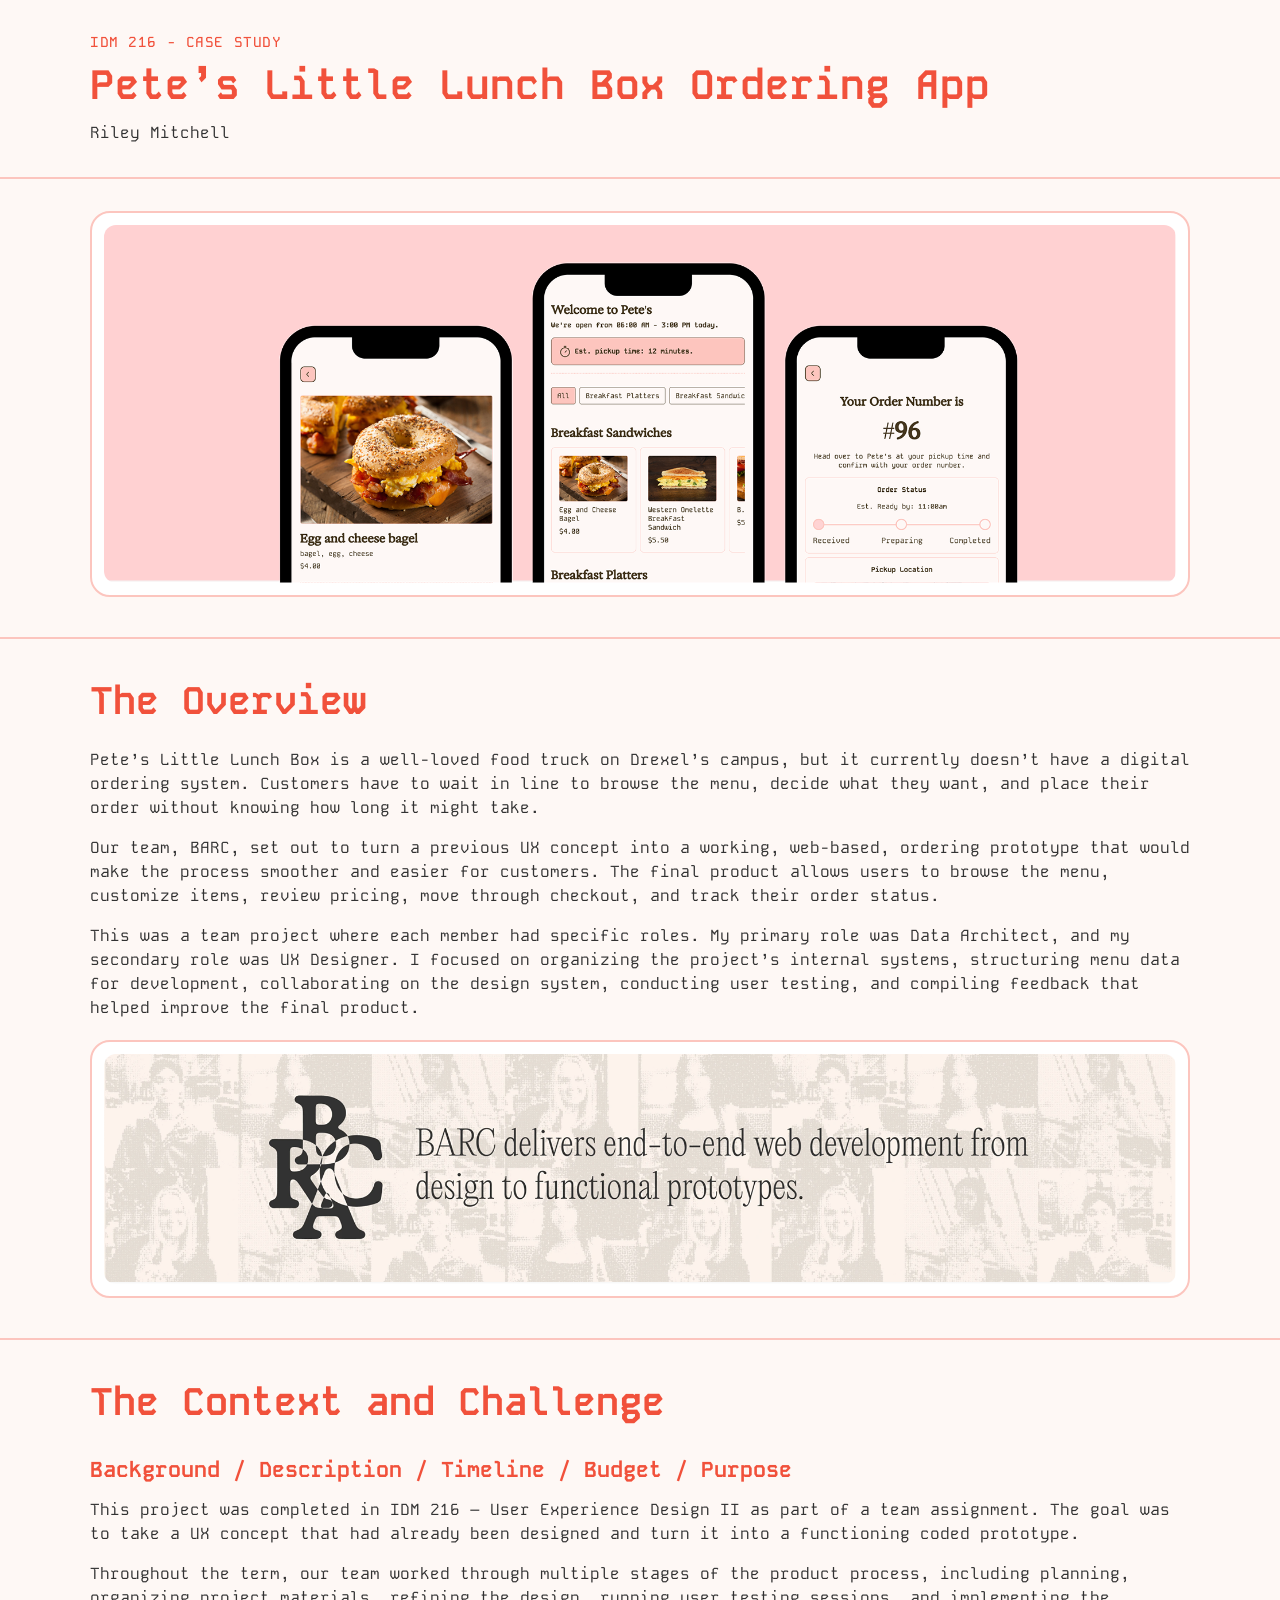
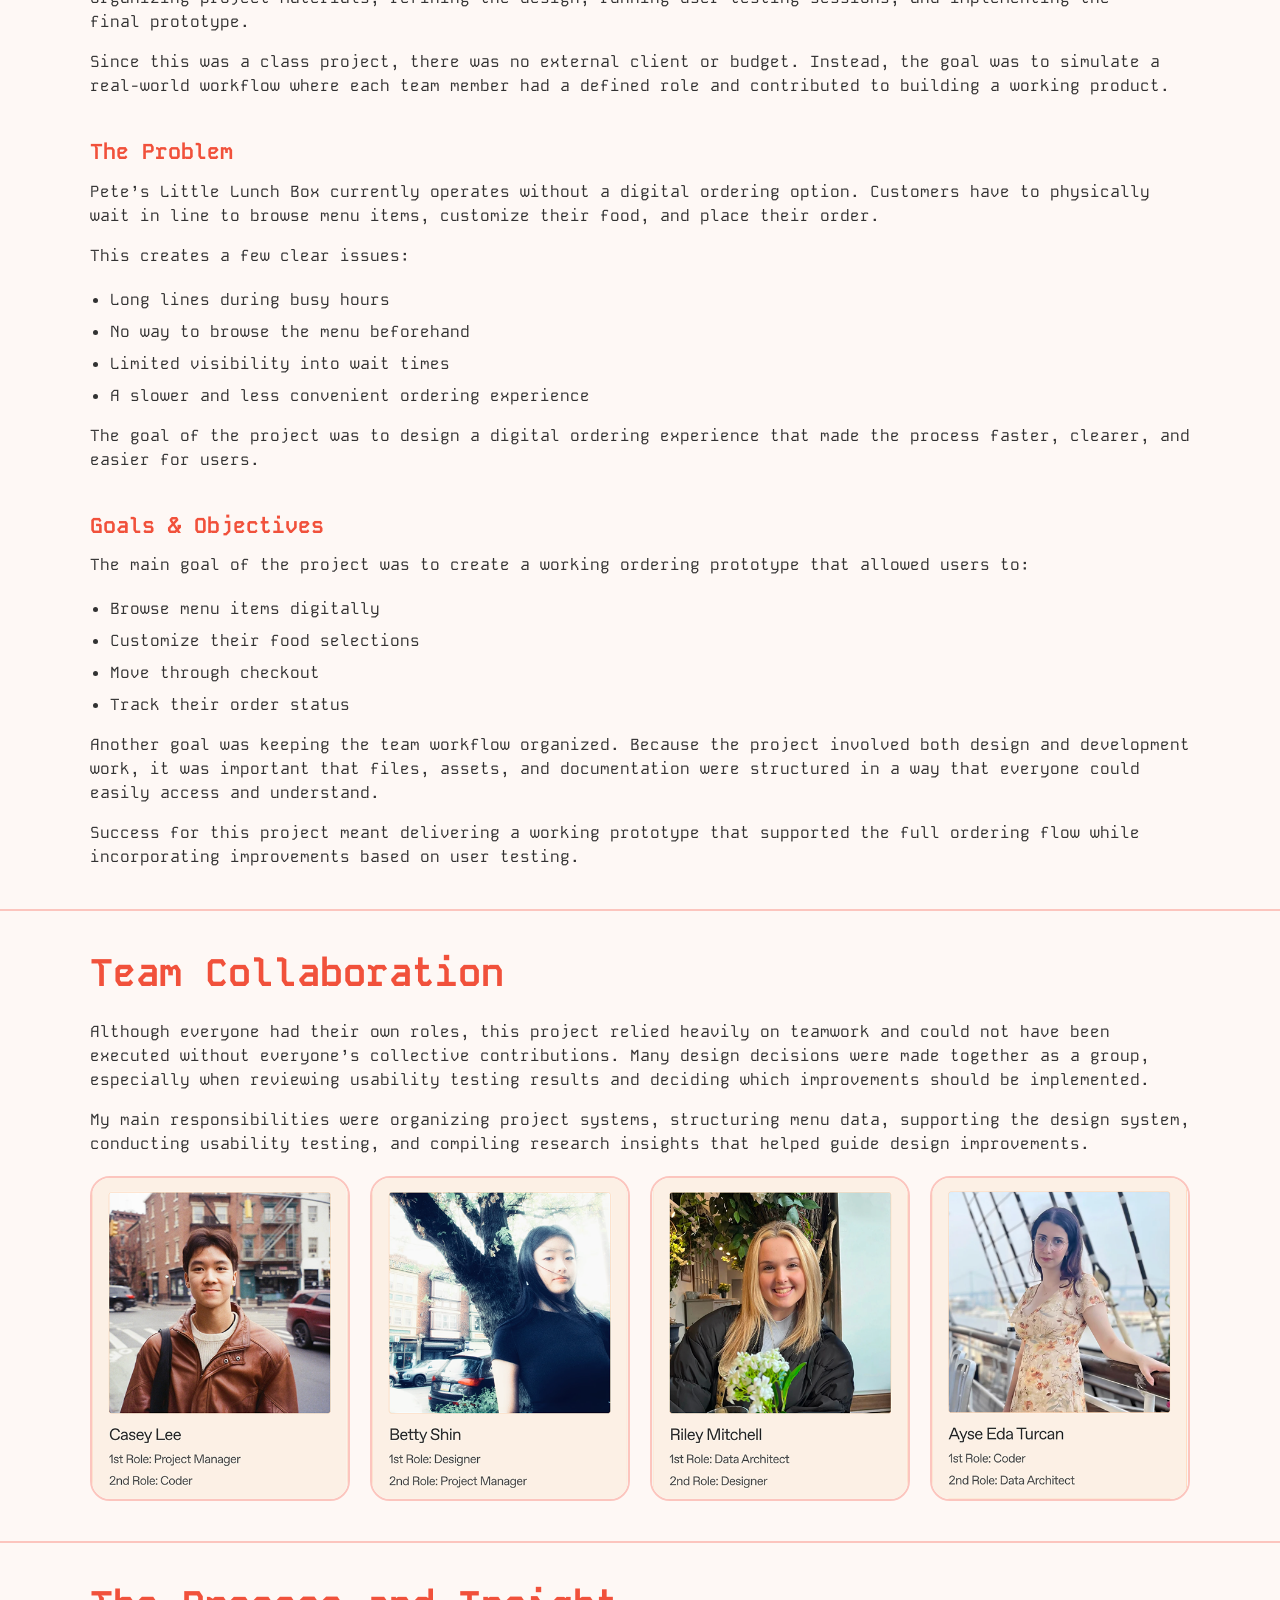
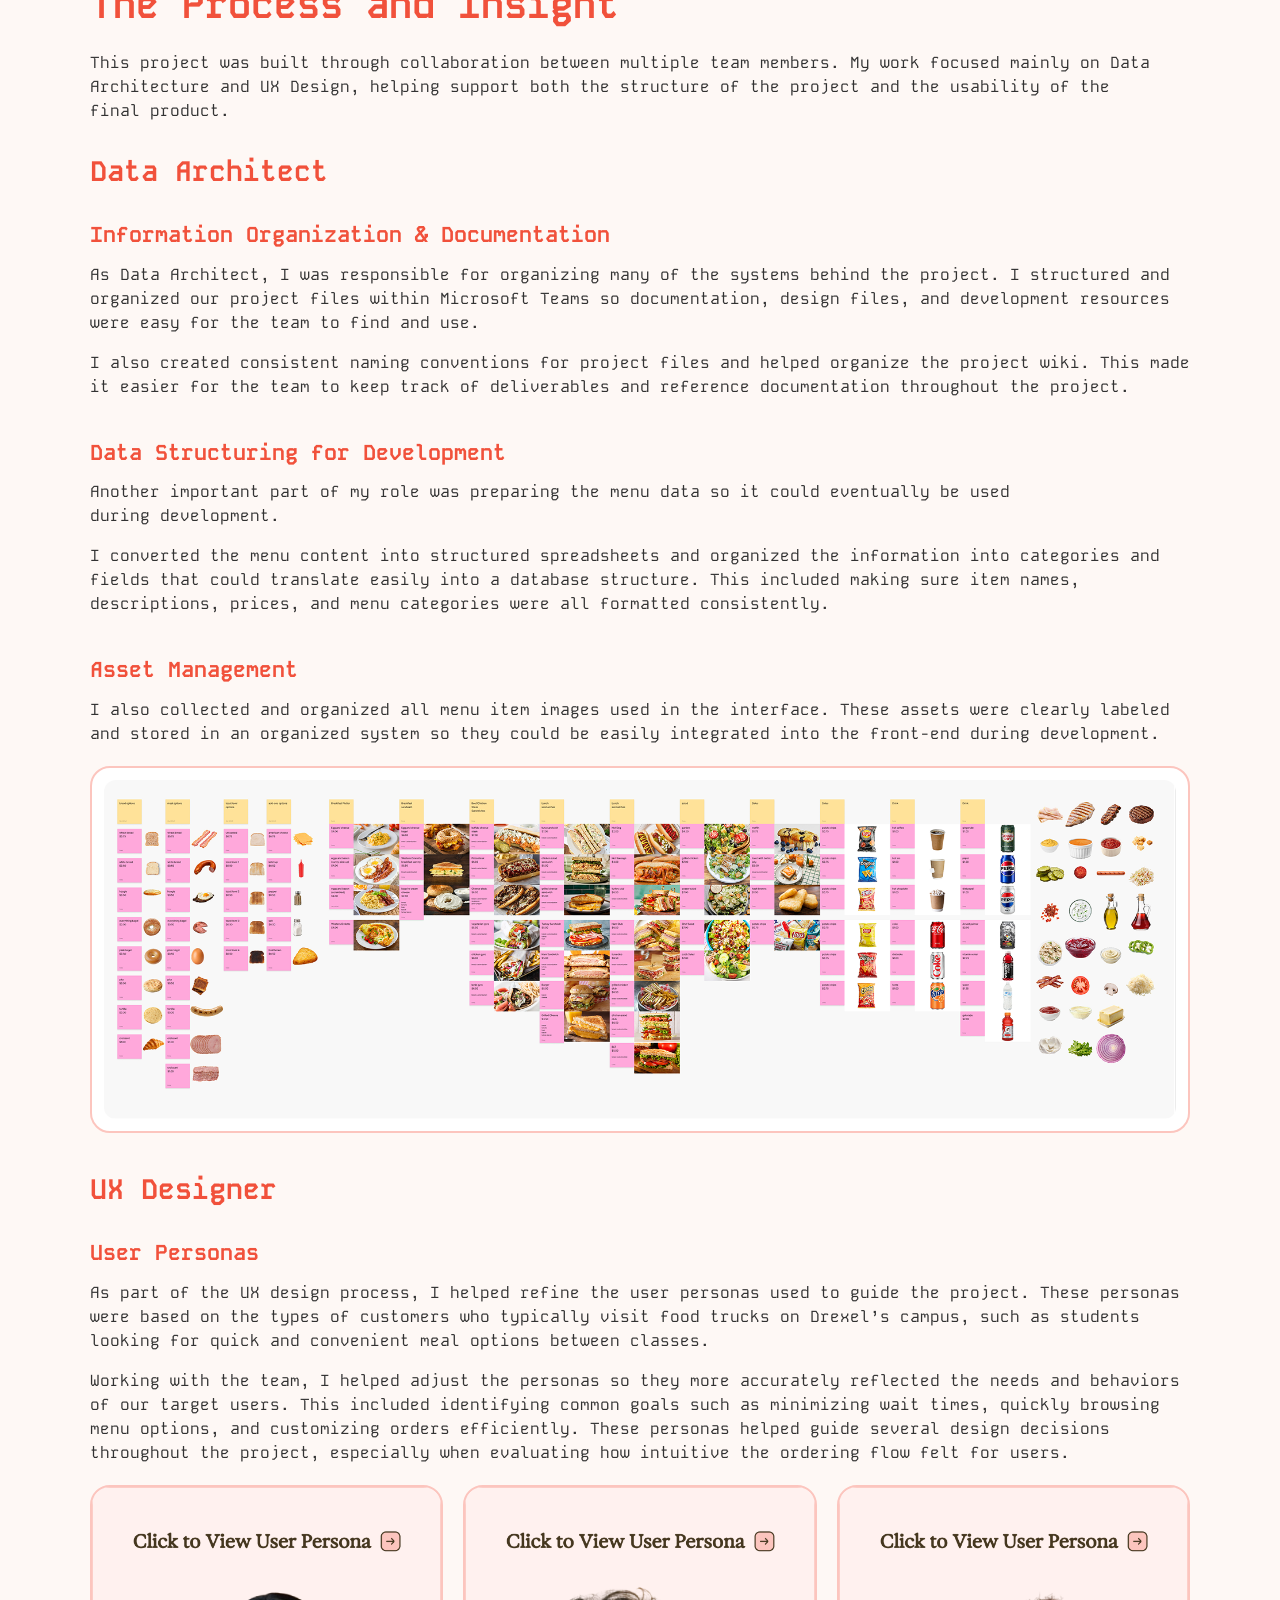
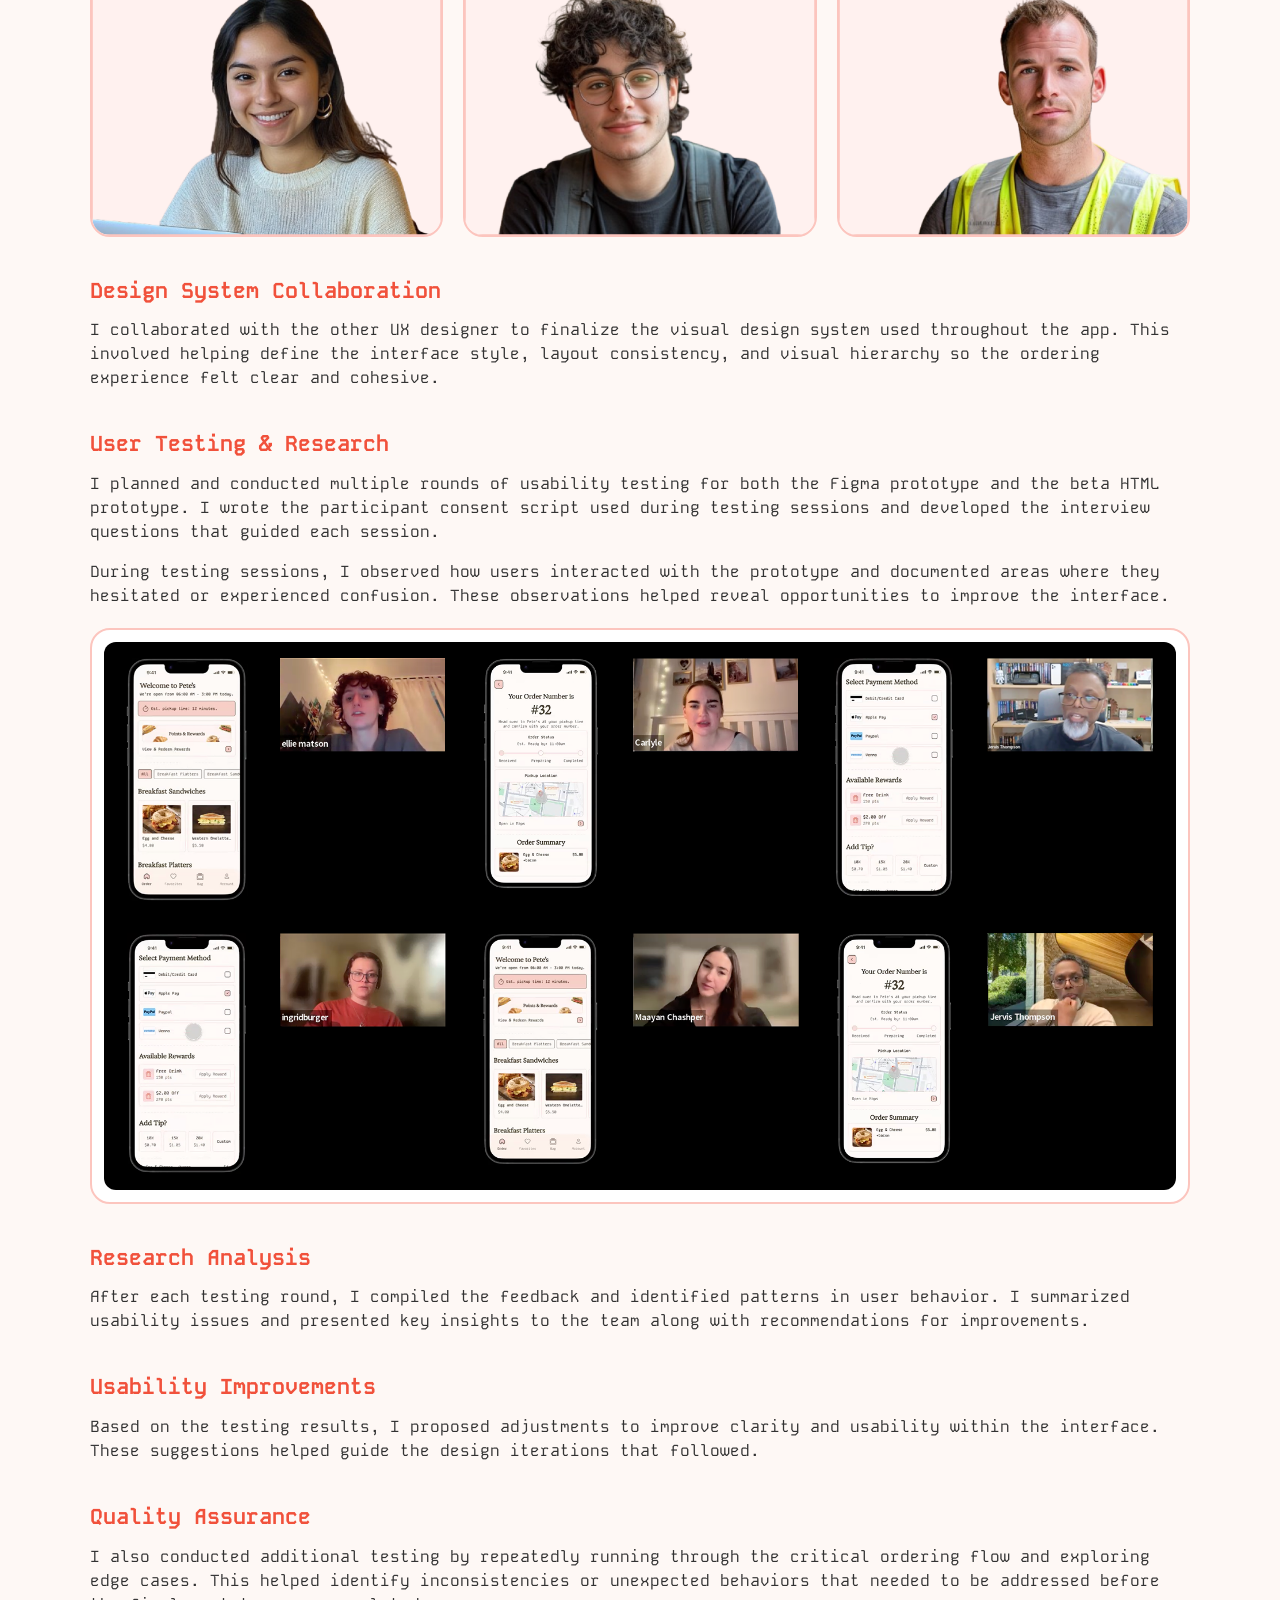
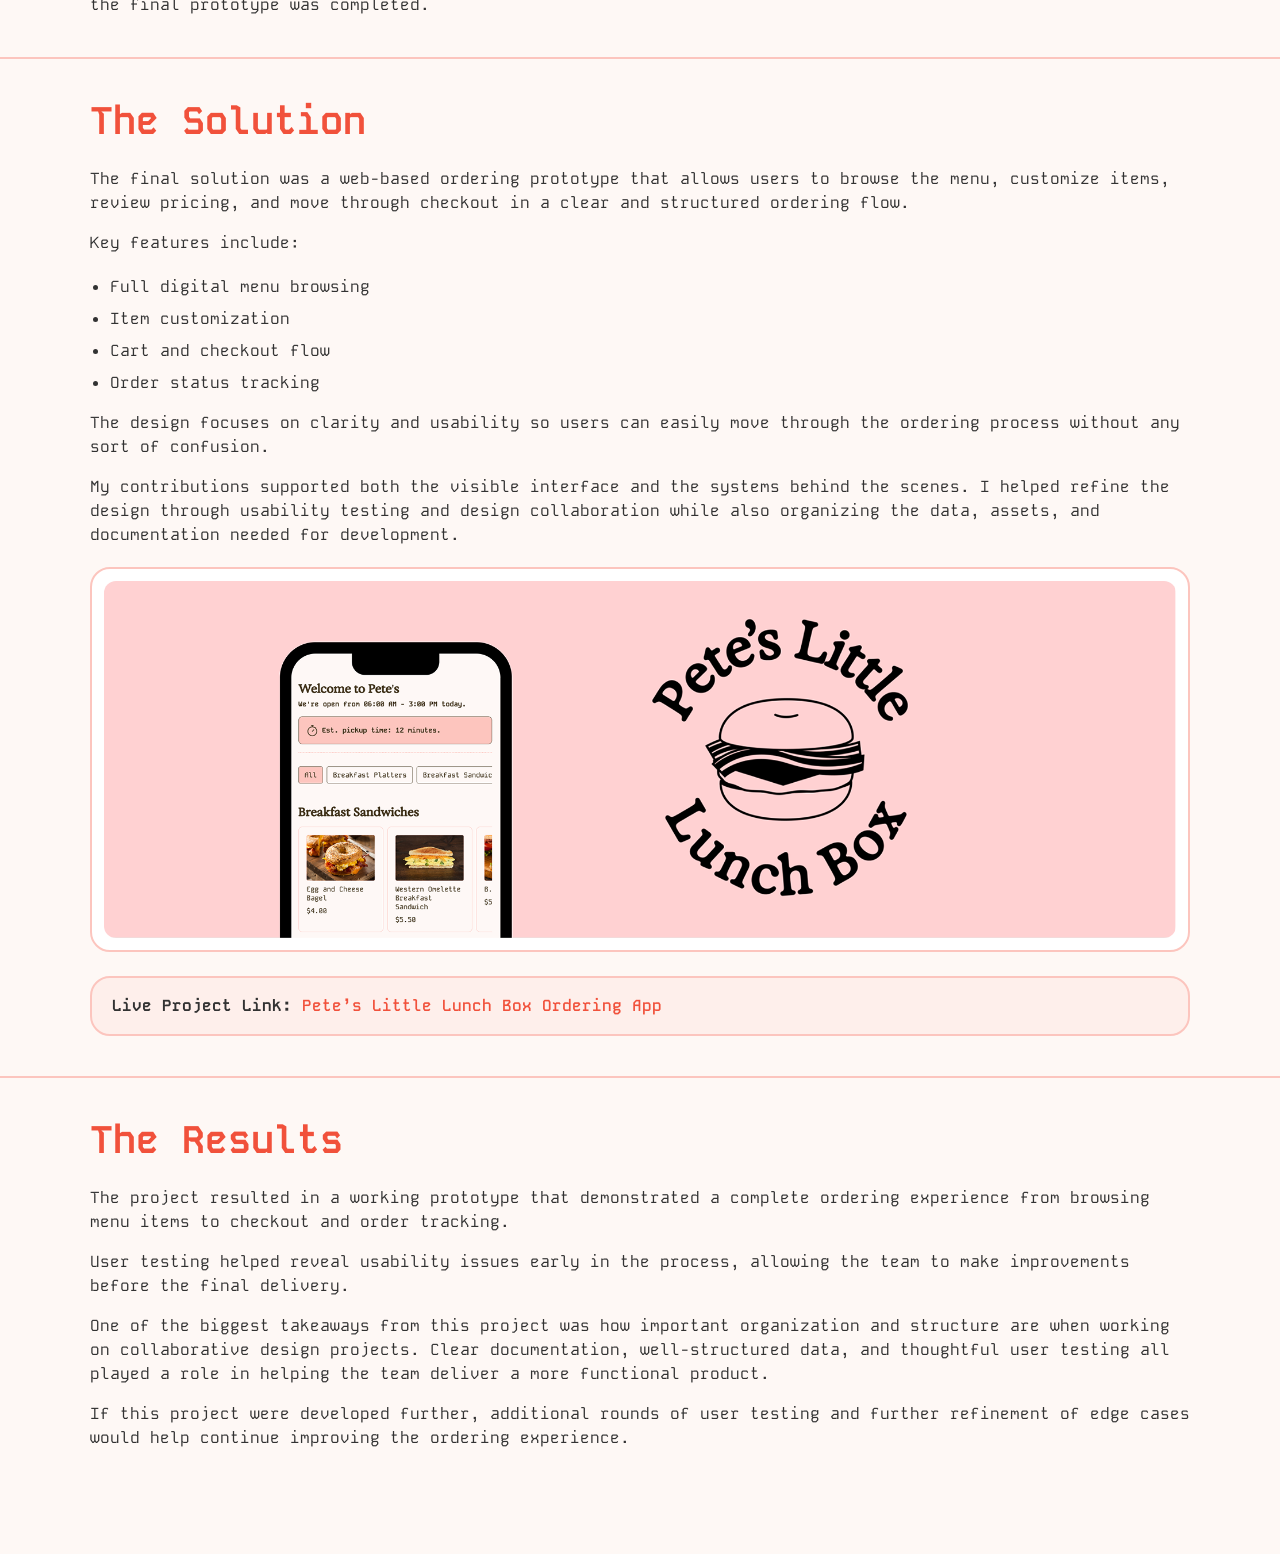
<file: index.html>
<!DOCTYPE html>
<html lang="en">
<head>
  <meta charset="UTF-8" />
  <meta name="viewport" content="width=device-width, initial-scale=1.0" />
  <title>IDM 216 – Pete’s Little Lunch Box Case Study</title>
  <link rel="stylesheet" href="style.css" />
</head>
<body>

  <div class="page">

    <header class="case-study-header">
      <div class="content-wrapper">
        <p class="eyebrow">IDM 216 - Case Study</p>
        <h1 class="case-study-title">Pete’s Little Lunch Box Ordering App</h1>
        <p class="case-study-subtitle">Riley Mitchell</p>
      </div>
    </header>

    <main class="case-study-main">

      <!-- Hero Image -->
      <section class="case-study-section hero-section" id="hero">
        <div class="content-wrapper">
          <figure class="media-frame hero-frame">
            <img src="images/petes-hero-image.png" alt="Hero image of the Pete’s Little Lunch Box ordering app interface" />
          </figure>
        </div>
      </section>

      <!-- The Overview -->
      <section class="case-study-section" id="overview">
        <div class="content-wrapper">
          <h2 class="section-title">The Overview</h2>

          <div class="text-block">
            <p>
              Pete’s Little Lunch Box is a well-loved food truck on Drexel’s campus, but it currently doesn’t have a digital ordering system. Customers have to wait in line to browse the menu, decide what they want, and place their order without knowing how long it might take.
            </p>

            <p>
              Our team, BARC, set out to turn a previous UX concept into a working, web-based, ordering prototype that would make the process smoother and easier for customers. The final product allows users to browse the menu, customize items, review pricing, move through checkout, and track their order status.
            </p>

            <p>
              This was a team project where each member had specific roles. My primary role was Data Architect, and my secondary role was UX Designer. I focused on organizing the project’s internal systems, structuring menu data for development, collaborating on the design system, conducting user testing, and compiling feedback that helped improve the final product.
            </p>
          </div>

          <div class="section-media-grid two-up">
            <figure class="media-frame">
              <img src="images/barc-banner.png" alt="BARC public team website banner" />
            </figure>
          </div>
        </div>
      </section>

      <!-- The Context and Challenge -->
      <section class="case-study-section" id="context-and-challenge">
        <div class="content-wrapper">
          <h2 class="section-title">The Context and Challenge</h2>

          <section class="subsection">
            <h3 class="subsection-title">Background / Description / Timeline / Budget / Purpose</h3>

            <div class="text-block">
              <p>
                This project was completed in IDM 216 – User Experience Design II as part of a team assignment. The goal was to take a UX concept that had already been designed and turn it into a functioning coded prototype.
              </p>

              <p>
                Throughout the term, our team worked through multiple stages of the product process, including planning, organizing project materials, refining the design, running user testing sessions, and implementing the final prototype.
              </p>

              <p>
                Since this was a class project, there was no external client or budget. Instead, the goal was to simulate a real-world workflow where each team member had a defined role and contributed to building a working product.
              </p>
            </div>
          </section>

          <section class="subsection">
            <h3 class="subsection-title">The Problem</h3>

            <div class="text-block">
              <p>
                Pete’s Little Lunch Box currently operates without a digital ordering option. Customers have to physically wait in line to browse menu items, customize their food, and place their order.
              </p>

              <p>This creates a few clear issues:</p>

              <ul class="bullet-list">
                <li>Long lines during busy hours</li>
                <li>No way to browse the menu beforehand</li>
                <li>Limited visibility into wait times</li>
                <li>A slower and less convenient ordering experience</li>
              </ul>

              <p>
                The goal of the project was to design a digital ordering experience that made the process faster, clearer, and easier for users.
              </p>
            </div>
          </section>

          <section class="subsection">
            <h3 class="subsection-title">Goals &amp; Objectives</h3>

            <div class="text-block">
              <p>
                The main goal of the project was to create a working ordering prototype that allowed users to:
              </p>

              <ul class="bullet-list">
                <li>Browse menu items digitally</li>
                <li>Customize their food selections</li>
                <li>Move through checkout</li>
                <li>Track their order status</li>
              </ul>

              <p>
                Another goal was keeping the team workflow organized. Because the project involved both design and development work, it was important that files, assets, and documentation were structured in a way that everyone could easily access and understand.
              </p>

              <p>
                Success for this project meant delivering a working prototype that supported the full ordering flow while incorporating improvements based on user testing.
              </p>
            </div>
          </section>
        </div>
      </section>


      <!-- Team Collaboration -->
      <section class="case-study-section" id="team-collaboration">
        <div class="content-wrapper">
          <h2 class="section-title">Team Collaboration</h2>

          <div class="text-block">
            <p>
              Although everyone had their own roles, this project relied heavily on teamwork and could not have been executed without everyone’s collective contributions. Many design decisions were made together as a group, especially when reviewing usability testing results and deciding which improvements should be implemented.
            </p>

            <p>
              My main responsibilities were organizing project systems, structuring menu data, supporting the design system, conducting usability testing, and compiling research insights that helped guide design improvements.
            </p>
          </div>

          <section class="team-gallery">
            <div class="team-card">
              <img src="images/meet-the-team-cl.png" alt="Meet the team card for Casey Lee" />
            </div>

            <div class="team-card">
              <img src="images/meet-the-team-bs.png" alt="Meet the team card for Betty Shin" />
            </div>

            <div class="team-card">
              <img src="images/meet-the-team-rm.png" alt="Meet the team card for Riley Mitchell" />
            </div>

            <div class="team-card">
              <img src="images/meet-the-team-at.png" alt="Meet the team card for Ayse Turcan" />
            </div>
          </section>
        </div>
      </section>

      <!-- The Process and Insight -->
      <section class="case-study-section" id="process-and-insight">
        <div class="content-wrapper">
          <h2 class="section-title">The Process and Insight</h2>

          <div class="text-block">
            <p>
              This project was built through collaboration between multiple team members. My work focused mainly on Data Architecture and UX Design, helping support both the structure of the project and the usability of the final product.
            </p>
          </div>

          <!-- Data Architect -->
          <section class="role-section" id="data-architect">
            <h3 class="role-title">Data Architect</h3>

            <section class="subsection">
              <h4 class="subsection-title">Information Organization &amp; Documentation</h4>
              <div class="text-block">
                <p>
                  As Data Architect, I was responsible for organizing many of the systems behind the project. I structured and organized our project files within Microsoft Teams so documentation, design files, and development resources were easy for the team to find and use.
                </p>

                <p>
                  I also created consistent naming conventions for project files and helped organize the project wiki. This made it easier for the team to keep track of deliverables and reference documentation throughout the project.
                </p>
              </div>
            </section>

            <section class="subsection">
              <h4 class="subsection-title">Data Structuring for Development</h4>
              <div class="text-block">
                <p>
                  Another important part of my role was preparing the menu data so it could eventually be used during development.
                </p>

                <p>
                  I converted the menu content into structured spreadsheets and organized the information into categories and fields that could translate easily into a database structure. This included making sure item names, descriptions, prices, and menu categories were all formatted consistently.
                </p>
              </div>
            </section>

            <section class="subsection">
              <h4 class="subsection-title">Asset Management</h4>
              <div class="text-block">
                <p>
                  I also collected and organized all menu item images used in the interface. These assets were clearly labeled and stored in an organized system so they could be easily integrated into the front-end during development.
                </p>
              </div>

              <div class="section-media-grid two-up">
                <figure class="media-frame">
                  <img src="images/menu-items.png" alt="Organized menu item imagery used in the interface" />
                </figure>
              </div>
            </section>
          </section>

          <!-- UX Designer -->
          <section class="role-section" id="ux-designer">
            <h3 class="role-title">UX Designer</h3>

            <section class="subsection">
              <h4 class="subsection-title">User Personas</h4>
              <div class="text-block">
                <p>
                  As part of the UX design process, I helped refine the user personas used to guide the project. These personas were based on the types of customers who typically visit food trucks on Drexel’s campus, such as students looking for quick and convenient meal options between classes.
                </p>

                <p>
                  Working with the team, I helped adjust the personas so they more accurately reflected the needs and behaviors of our target users. This included identifying common goals such as minimizing wait times, quickly browsing menu options, and customizing orders efficiently. These personas helped guide several design decisions throughout the project, especially when evaluating how intuitive the ordering flow felt for users.
                </p>
              </div>

              <section class="persona-gallery">
                <a class="persona-card" href="https://www.figma.com/design/kBJApOoVxtbfwPbIxrkg0P/IDM-216-Pete-s-Design?node-id=2173-12579&t=QNuQgm3RpnSFB33H-1" target="_blank" rel="noopener noreferrer">
                  <img src="images/up1.png" alt="User persona for a student customer" />
                </a>

                <a class="persona-card" href="https://www.figma.com/design/kBJApOoVxtbfwPbIxrkg0P/IDM-216-Pete-s-Design?node-id=2173-12580&t=QNuQgm3RpnSFB33H-1" target="_blank" rel="noopener noreferrer">
                  <img src="images/up2.png" alt="User persona for a frequent campus food truck customer" />
                </a>

                <a class="persona-card" href="https://www.figma.com/design/kBJApOoVxtbfwPbIxrkg0P/IDM-216-Pete-s-Design?node-id=2173-12581&t=QNuQgm3RpnSFB33H-1" target="_blank" rel="noopener noreferrer">
                  <img src="images/up3.png" alt="User persona for a campus user with quick meal needs" />
                </a>
              </section>
            </section>

            <section class="subsection">
              <h4 class="subsection-title">Design System Collaboration</h4>
              <div class="text-block">
                <p>
                  I collaborated with the other UX designer to finalize the visual design system used throughout the app. This involved helping define the interface style, layout consistency, and visual hierarchy so the ordering experience felt clear and cohesive.
                </p>
              </div>
            </section>

            <section class="subsection">
              <h4 class="subsection-title">User Testing &amp; Research</h4>
              <div class="text-block">
                <p>
                  I planned and conducted multiple rounds of usability testing for both the Figma prototype and the beta HTML prototype. I wrote the participant consent script used during testing sessions and developed the interview questions that guided each session.
                </p>

                <p>
                  During testing sessions, I observed how users interacted with the prototype and documented areas where they hesitated or experienced confusion. These observations helped reveal opportunities to improve the interface.
                </p>
              </div>

              <div class="section-media-grid two-up">
                <figure class="media-frame">
                  <img src="images/user-testing.png" alt="Zoom interview sessions used for usability testing" />
                </figure>
              </div>
            </section>

            <section class="subsection">
              <h4 class="subsection-title">Research Analysis</h4>
              <div class="text-block">
                <p>
                  After each testing round, I compiled the feedback and identified patterns in user behavior. I summarized usability issues and presented key insights to the team along with recommendations for improvements.
                </p>
              </div>
            </section>

            <section class="subsection">
              <h4 class="subsection-title">Usability Improvements</h4>
              <div class="text-block">
                <p>
                  Based on the testing results, I proposed adjustments to improve clarity and usability within the interface. These suggestions helped guide the design iterations that followed.
                </p>
              </div>
            </section>

            <section class="subsection">
              <h4 class="subsection-title">Quality Assurance</h4>
              <div class="text-block">
                <p>
                  I also conducted additional testing by repeatedly running through the critical ordering flow and exploring edge cases. This helped identify inconsistencies or unexpected behaviors that needed to be addressed before the final prototype was completed.
                </p>
              </div>
            </section>
          </section>
        </div>
      </section>

      <!-- The Solution -->
      <section class="case-study-section" id="solution">
        <div class="content-wrapper">
          <h2 class="section-title">The Solution</h2>

          <div class="text-block">
            <p>
              The final solution was a web-based ordering prototype that allows users to browse the menu, customize items, review pricing, and move through checkout in a clear and structured ordering flow.
            </p>

            <p>Key features include:</p>

            <ul class="bullet-list">
              <li>Full digital menu browsing</li>
              <li>Item customization</li>
              <li>Cart and checkout flow</li>
              <li>Order status tracking</li>
            </ul>

            <p>
              The design focuses on clarity and usability so users can easily move through the ordering process without any sort of confusion.
            </p>

            <p>
              My contributions supported both the visible interface and the systems behind the scenes. I helped refine the design through usability testing and design collaboration while also organizing the data, assets, and documentation needed for development.
            </p>
          </div>

          <div class="section-media-grid two-up">
            <figure class="media-frame">
              <img src="images/app-banner.png" alt="Final interface banner for the Pete’s Little Lunch Box ordering app" />
            </figure>
          </div>

          <div class="project-link-block">
            <p>
              <strong>Live Project Link:</strong>
              <a href="https://digmstudents.westphal.drexel.edu/~aet76/idm216/final/" target="_blank" rel="noopener noreferrer">Pete’s Little Lunch Box Ordering App</a>
            </p>
          </div>
        </div>
      </section>

      <!-- The Results -->
      <section class="case-study-section" id="results">
        <div class="content-wrapper">
          <h2 class="section-title">The Results</h2>

          <div class="text-block">
            <p>
              The project resulted in a working prototype that demonstrated a complete ordering experience from browsing menu items to checkout and order tracking.
            </p>

            <p>
              User testing helped reveal usability issues early in the process, allowing the team to make improvements before the final delivery.
            </p>

            <p>
              One of the biggest takeaways from this project was how important organization and structure are when working on collaborative design projects. Clear documentation, well-structured data, and thoughtful user testing all played a role in helping the team deliver a more functional product.
            </p>

            <p>
              If this project were developed further, additional rounds of user testing and further refinement of edge cases would help continue improving the ordering experience.
            </p>
          </div>
        </div>
      </section>

    </main>
  </div>
</body>
</html>
</file>
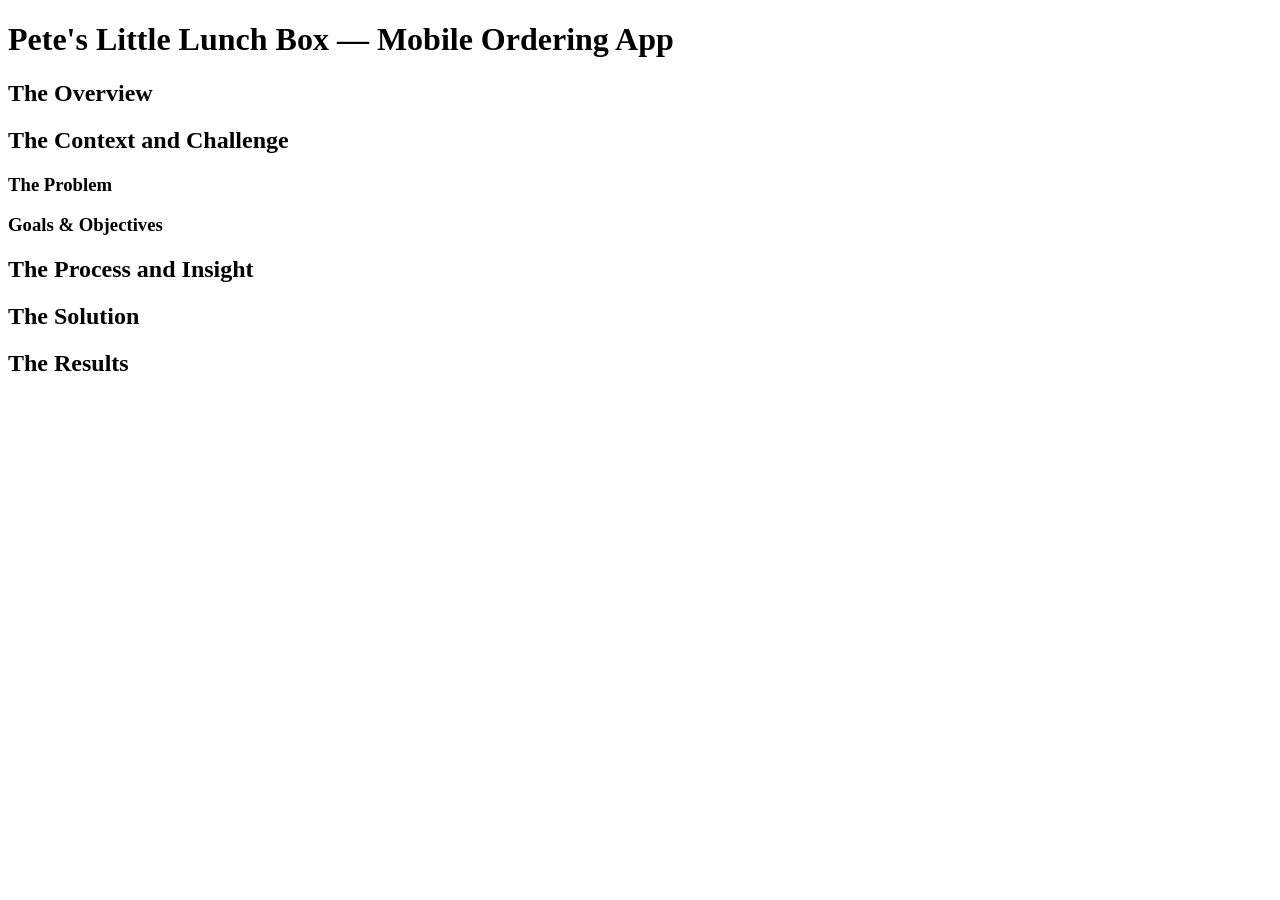
<file: casestudy.html>
<!DOCTYPE html>
<html lang="en">
<head>
  <meta charset="UTF-8">
  <meta name="viewport" content="width=device-width, initial-scale=1.0">
  <title>Pete's Little Lunch Box — Mobile Ordering App</title>
</head>

<body>

<header>
  <h1>Pete's Little Lunch Box — Mobile Ordering App</h1>
</header>

<main>

  <section id="overview">
    <h2>The Overview</h2>
  </section>

  <section id="context-challenge">
    <h2>The Context and Challenge</h2>

    <h3>The Problem</h3>

    <h3>Goals & Objectives</h3>
  </section>

  <section id="process-insight">
    <h2>The Process and Insight</h2>
  </section>

  <section id="solution">
    <h2>The Solution</h2>
  </section>

  <section id="results">
    <h2>The Results</h2>
  </section>

</main>

</body>
</html>
</file>
<file: style.css>
@import url('https://fonts.googleapis.com/css2?family=Kode+Mono:wght@400..700&display=swap');

:root {
    --background-color: #FEF8F5;
    --button-color: #a1cbb7;
    --button-active-color: #87b59f;
    --text-color: #323232;
    --title-color: #F1513B;
    --secondary-color: #FCC5BE;
    --text-active-color: #a92c1b;
    --text-hover-color: #ee6755;
    --border-radius: 20px;
}

*,
*::before,
*::after {
    margin: 0;
    padding: 0;
    box-sizing: border-box;
}

html {
    scroll-behavior: smooth;
}

body {
    font-family: 'Kode Mono', 'Trebuchet MS', 'Lucida Sans Unicode', 'Lucida Grande', 'Lucida Sans', Arial, sans-serif;
    background: var(--background-color);
    color: var(--text-color);
    min-height: 100vh;
    line-height: 1.5;
    text-wrap: pretty;
    overflow-wrap: break-word;
    hyphens: auto;
    text-rendering: optimizeLegibility;
}

img {
    display: block;
    max-width: 100%;
    height: auto;
}

a {
    color: var(--title-color);
    font-weight: 600;
    text-decoration: none;
    transition: color 0.3s ease;
}

a:hover {
    color: var(--text-hover-color);
}

a:active {
    color: var(--text-active-color);
}

.page {
    width: 100%;
    padding-bottom: 4rem;
}

.content-wrapper {
    width: min(100% - 2rem, 1100px);
    margin: 0 auto;
}

.case-study-header {
    padding: 2rem 0 1rem;
}

.eyebrow {
    margin-bottom: 0.5rem;
    color: var(--title-color);
    font-size: 0.9rem;
    font-weight: 500;
    text-transform: uppercase;
    letter-spacing: 0.04em;
}

.case-study-title {
    margin-bottom: 0.75rem;
    color: var(--title-color);
    font-size: clamp(1.7rem, 3.2vw, 3rem);
    line-height: 1.15;
}

.case-study-subtitle {
    margin-bottom: 1rem;
    font-size: 1rem;
}

.case-study-section {
    padding: 2.5rem 0;
    border-top: 2px solid var(--secondary-color);
}

.section-title {
    margin-bottom: 1.5rem;
    color: var(--title-color);
    font-size: clamp(1.6rem, 3vw, 2.5rem);
    line-height: 1.15;
}

.role-title {
    margin-bottom: 1rem;
    color: var(--title-color);
    font-size: clamp(1.35rem, 2.2vw, 2rem);
    line-height: 1.2;
}

.subsection-title {
    margin-bottom: 0.85rem;
    color: var(--title-color);
    font-size: clamp(1.05rem, 1.8vw, 1.35rem);
    line-height: 1.3;
}

.subsection,
.role-section {
    margin-top: 2rem;
}

.subsection + .subsection,
.role-section + .role-section {
    margin-top: 2.5rem;
}

.text-block {
    display: grid;
    gap: 1rem;
}

.bullet-list {
    display: grid;
    gap: 0.5rem;
    padding-left: 1.25rem;
    margin-top: 0.25rem;
}

.hero-section {
    padding-top: 1rem;
}

.hero-frame,
.media-frame {
    background: white;
    border: 2px solid var(--secondary-color);
    border-radius: var(--border-radius);
    overflow: hidden;
}

.hero-frame {
    margin-top: 1rem;
}

.hero-frame img,
.media-frame img {
    width: 100%;
}

.media-frame {
    padding: 0.75rem;
}

.media-frame img {
    border-radius: calc(var(--border-radius) - 8px);
}

.section-media-grid {
    display: grid;
    grid-template-columns: 1fr;
    gap: 1rem;
    margin-top: 1.25rem;
}

.section-media-grid.two-up {
    grid-template-columns: repeat(auto-fit, minmax(280px, 1fr));
}

.section-media-grid.three-up {
    grid-template-columns: repeat(auto-fit, minmax(220px, 1fr));
}

.project-link-block {
    margin-top: 1.5rem;
    padding: 1rem 1.25rem;
    border: 2px solid var(--secondary-color);
    border-radius: var(--border-radius);
    background: rgba(252, 197, 190, 0.18);
}

.persona-gallery {
    display: grid;
    grid-template-columns: repeat(3, 1fr);
    gap: 1.25rem;
    margin-top: 1.25rem;
}

.persona-card,
.team-card {
    display: block;
    position: relative;
    overflow: hidden;
    border: 2px solid var(--secondary-color);
    border-radius: var(--border-radius);
    background: white;
}

.persona-card {
    transition: transform 0.3s ease, box-shadow 0.3s ease, border-color 0.3s ease;
}

.persona-card::after {
    content: "View in Figma";
    position: absolute;
    inset: auto 0 0 0;
    padding: 0.75rem;
    background: rgba(241, 81, 59, 0.9);
    color: var(--background-color);
    text-align: center;
    font-size: 0.9rem;
    opacity: 0;
    transition: opacity 0.3s ease;
}

.persona-card:hover {
    transform: translateY(-4px);
    box-shadow: 0 8px 18px rgba(0, 0, 0, 0.12);
    border-color: var(--title-color);
}

.persona-card:hover::after {
    opacity: 1;
}

.persona-card:active {
    transform: scale(0.99);
}

.team-gallery {
    display: grid;
    grid-template-columns: repeat(4, 1fr);
    gap: 1.25rem;
    margin-top: 1.25rem;
}

@media (max-width: 900px) {
    .persona-gallery,
    .team-gallery {
        grid-template-columns: repeat(2, 1fr);
    }
}

@media (max-width: 768px) {
    .page {
        padding-bottom: 2rem;
    }

    .case-study-header {
        padding: 1.5rem 0 1rem;
    }

    .case-study-section {
        padding: 2rem 0;
    }

    .content-wrapper {
        width: min(100% - 1.25rem, 1100px);
    }

    .section-media-grid.two-up,
    .section-media-grid.three-up {
        grid-template-columns: 1fr;
    }
}

@media (max-width: 600px) {
    .persona-gallery,
    .team-gallery {
        grid-template-columns: 1fr;
    }
}

@media (max-width: 480px) {
    body {
        line-height: 1.45;
    }

    .case-study-title {
        margin-bottom: 0.5rem;
    }

    .section-title {
        margin-bottom: 1rem;
    }

    .media-frame {
        padding: 0.6rem;
    }

    .project-link-block {
        padding: 0.9rem 1rem;
    }
}
</file>
